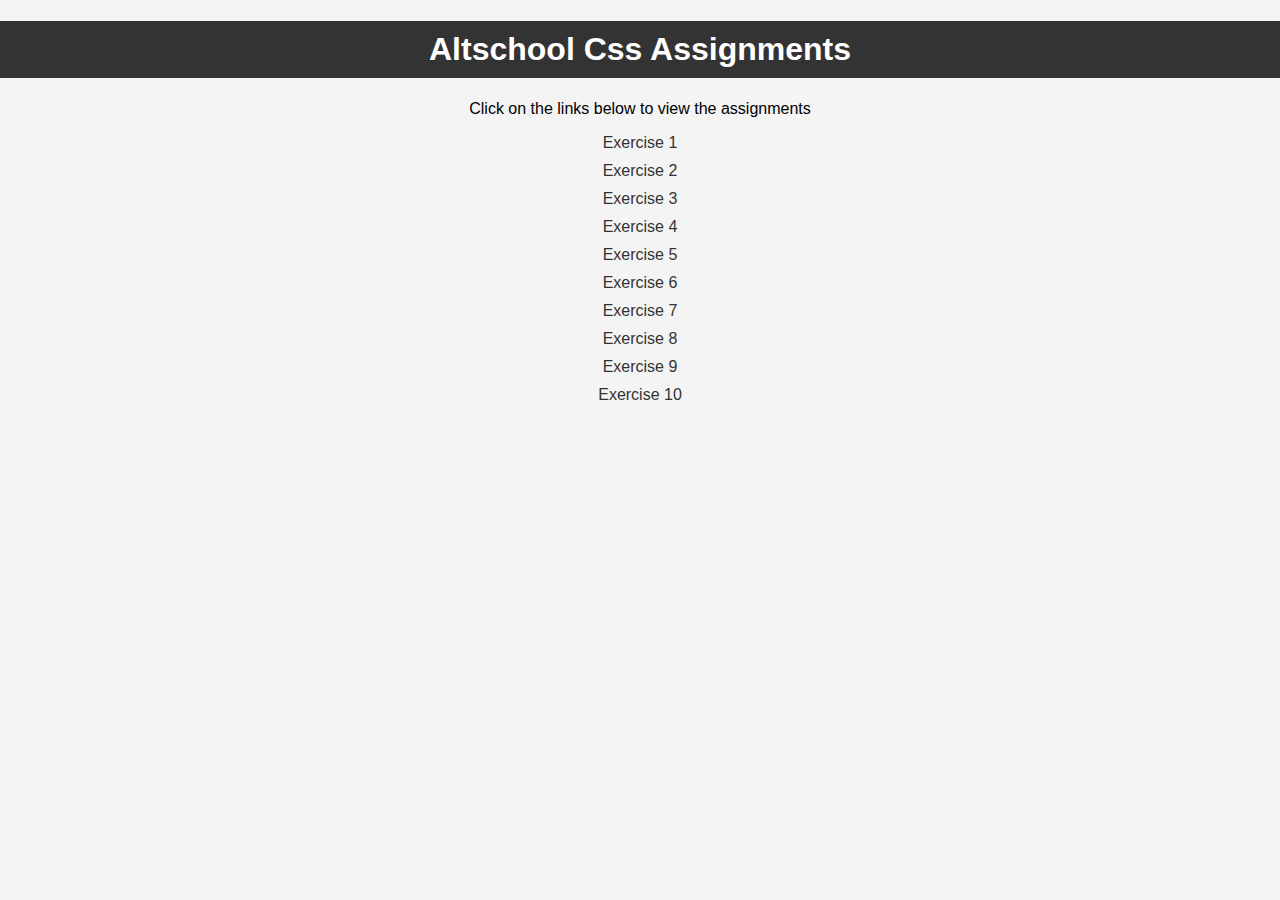
<file: index.html>
<!DOCTYPE html>
<html lang="en">
<head>
  <meta charset="UTF-8">
  <meta name="viewport" content="width=device-width, initial-scale=1.0">
  <title>Altschool Css Assignments Homepage</title>
</head>
<body>
  <h1>Altschool Css Assignments</h1>
  <p>Click on the links below to view the assignments</p>
  <ul>
    <li><a href="exercise1.html">Exercise 1</a></li>
    <li><a href="exercise2.html">Exercise 2</a></li>
    <li><a href="exercise3.html">Exercise 3</a></li>
    <li><a href="exercise4.html">Exercise 4</a></li>
    <li><a href="exercise5.html">Exercise 5</a></li>
    <li><a href="exercise6.html">Exercise 6</a></li>
    <li><a href="exercise7.html">Exercise 7</a></li>
    <li><a href="exercise8.html">Exercise 8</a></li>
    <li><a href="exercise9.html">Exercise 9</a></li>
    <li><a href="exercise10.html">Exercise 10</a></li>
  </ul>

  <style>
    body {
      font-family: Arial, sans-serif;
      margin: 0;
      padding: 0;
      background-color: #f4f4f4;
      text-align: center;
    }

    h1 {
      background-color: #333;
      color: #fff;
      padding: 10px;
    }

    p {
      margin: 10px;
    }

    ul {
      list-style-type: none;
      padding: 0;
    }

    li {
      margin: 10px;
    }

    a {
      text-decoration: none;
      color: #333;
    }

    a:hover {
      color: #f00;
    }
  </style>
</body>
</html>
</file>
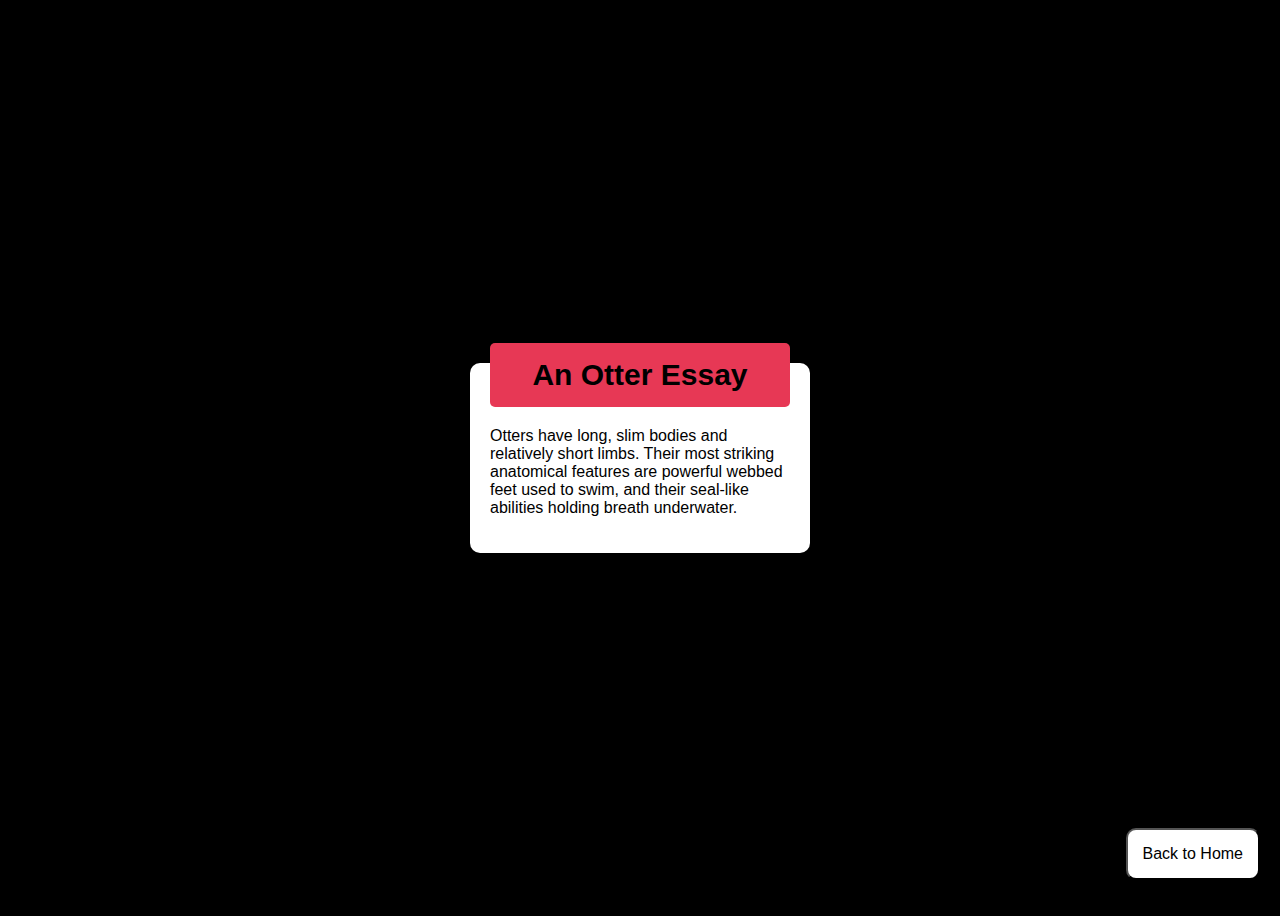
<file: exercise1.html>
<!DOCTYPE html>
<html lang="en">
	<head>
		<meta charset="UTF-8" />
		<meta name="viewport" content="width=device-width, initial-scale=1.0" />
		<link rel="stylesheet" type="text/css" href="css/exercise1.css" />
		<title>Exercise 1</title>
	</head>
	<body>
		<div class="card">
			<h1 class="card-header">An Otter Essay</h1>
			<p>
				Otters have long, slim bodies and relatively short limbs. Their most
				striking anatomical features are powerful webbed feet used to swim, and
				their seal-like abilities holding breath underwater.
			</p>
		</div>

    <a href="index.html"><button class="home">Back to Home</button></a>
	</body>
</html>
</file>
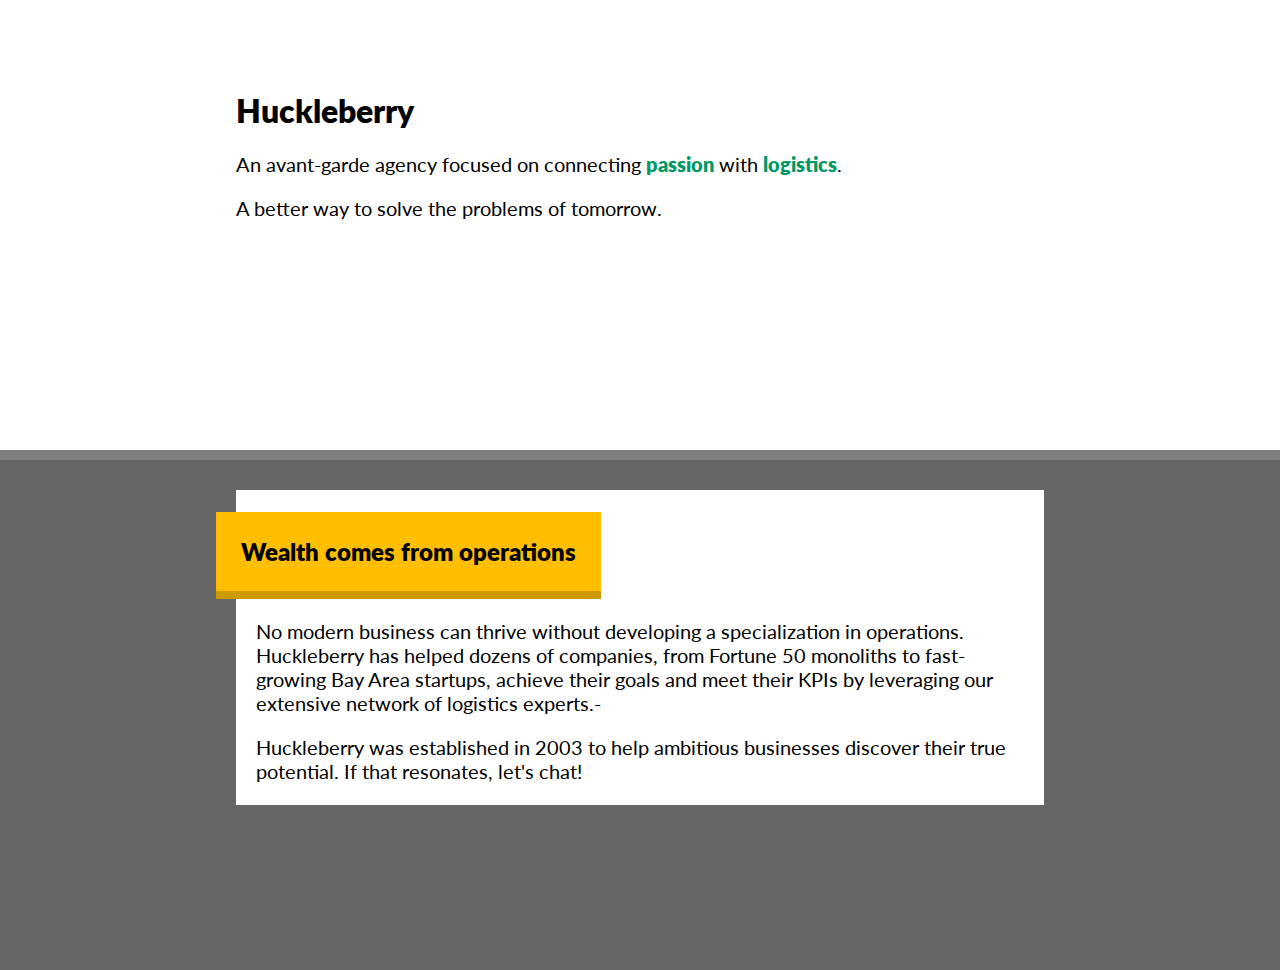
<file: exercise2.html>
<!DOCTYPE html>
<html lang="en">
	<head>
		<meta charset="UTF-8" />
		<meta name="viewport" content="width=device-width, initial-scale=1.0" />
		<link rel="stylesheet" type="text/css" href="css/exercise2.css" />
		<title>Exercise 2</title>
	</head>
	<body>
		<main>
			<section class="header-section">
				<h1 class="header">Huckleberry</h1>
				<p>
					An avant-garde agency focused on connecting <span class="highlight">passion</span> with
					<span class="highlight">logistics</span>.
				</p>
				<p>A better way to solve the problems of tomorrow.</p>
			</section>
			<section class="content-section">
				<div class="content">
					<h2>Wealth comes from operations</h2>
					<p>
						No modern business can thrive without developing a specialization in
						operations. Huckleberry has helped dozens of companies, from Fortune
						50 monoliths to fast-growing Bay Area startups, achieve their goals
						and meet their KPIs by leveraging our extensive network of logistics
						experts.-
					</p>
					<p>
						Huckleberry was established in 2003 to help ambitious businesses
						discover their true potential. If that resonates, let's chat!
					</p>
				</div>
			</section>
		</main>
	</body>
</html>
</file>
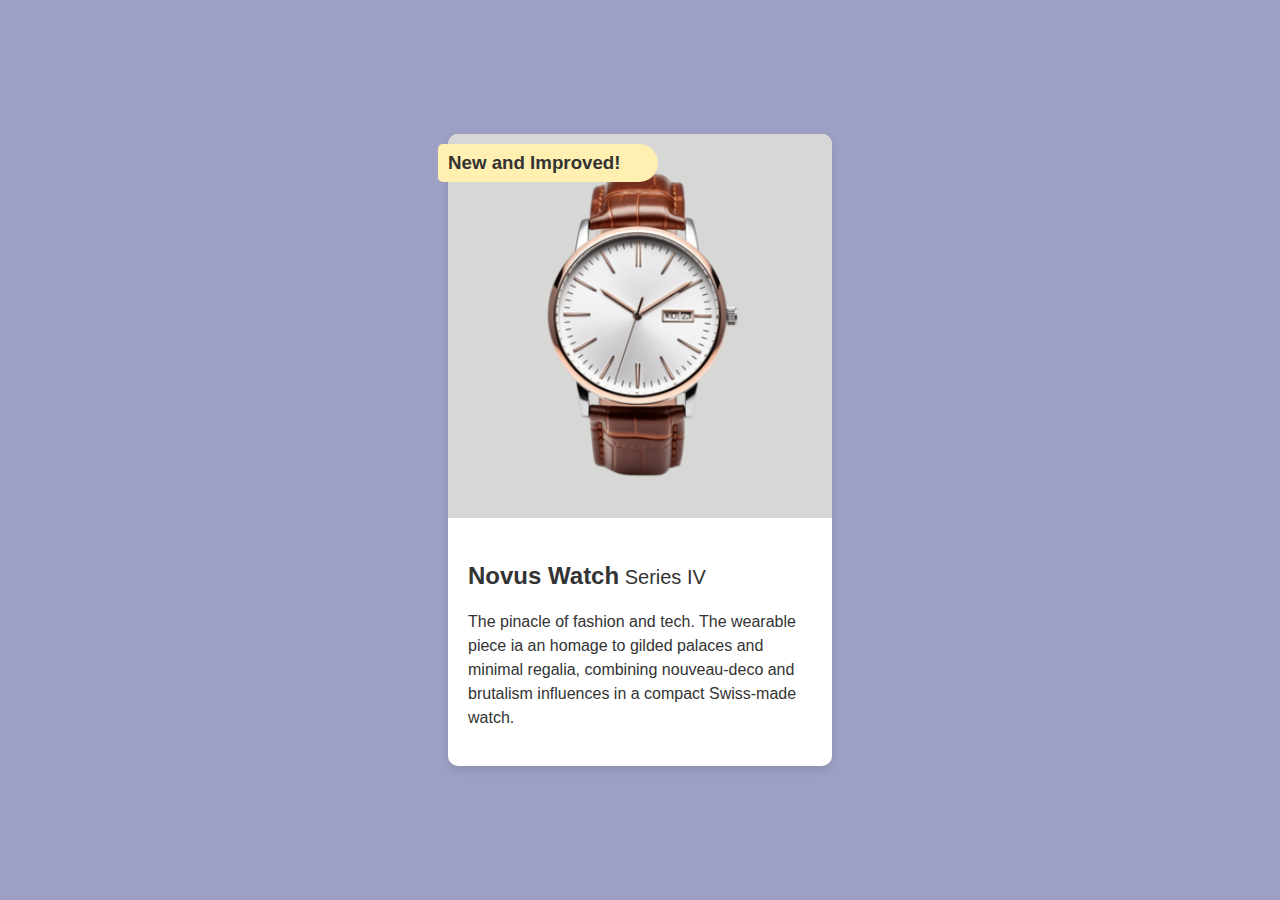
<file: exercise3.html>
<!DOCTYPE html>
<html lang="en">
	<head>
		<meta charset="UTF-8" />
		<meta name="viewport" content="width=device-width, initial-scale=1.0" />
		<link rel="stylesheet" type="text/css" href="css/exercise3.css" />
		<title>Exercise 3</title>
	</head>
	<body>
		<main class="container">
			<div class="card">
				<div>
					<h3>New and Improved!</h3>
					<img src="./assets/watch.png" alt="watch" />
				</div>
				<div class="card-content">
					<h1><span>Novus Watch</span> Series IV</h1>
					<p>
						The pinacle of fashion and tech. The wearable piece ia an homage to
						gilded palaces and minimal regalia, combining nouveau-deco and
						brutalism influences in a compact Swiss-made watch.
					</p>
				</div>
			</div>
		</main>
	</body>
</html>
</file>
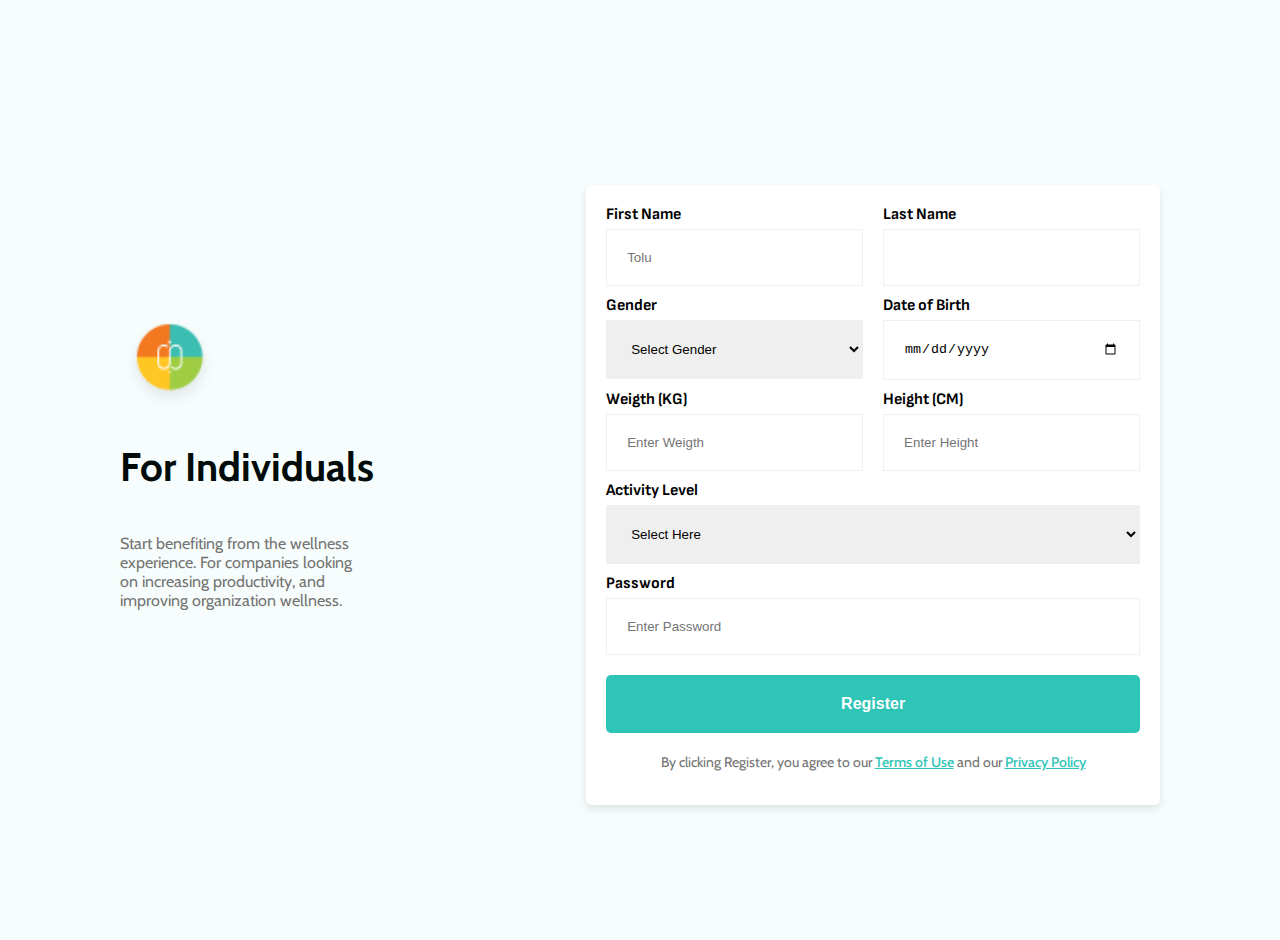
<file: exercise4.html>
<!DOCTYPE html>
<html lang="en">
	<head>
		<meta charset="UTF-8" />
		<meta name="viewport" content="width=device-width, initial-scale=1.0" />
		<link rel="stylesheet" href="/css/exercise4.css" />
		<title>Exercise 4</title>
	</head>
	<body>
		<main>
			<section class="header">
				<img src="./assets/exercise4logo.png" alt="Logo" class="logo" />
				<h1>For Individuals</h1>
				<p class="mobile">
					Inspiring wholesome harmony for the mind, body and spirit, for
					everyone, everywhere.
				</p>
				<p class="desktop">
					Start benefiting from the wellness experience. For companies looking
					on increasing productivity, and improving organization wellness.
				</p>
			</section>
			<section class="form">
				<form action="">
					<div class="form-group">
						<div class="form-item">
							<label for="firstName">First Name</label>
							<input type="text" name="firstName" placeholder="Tolu" />
						</div>
						<div class="form-item">
							<label for="firstName">Last Name</label>
							<input type="text" name="lastName" placeholder="" />
						</div>
					</div>
					<div class="form-group">
						<div class="form-item">
							<label for="gender">Gender</label>
							<select name="gender" id="gender">
								<option value="">Select Gender</option>
								<option value="Male">Male</option>
								<option value="Female">Female</option>
							</select>
						</div>
						<div class="form-item">
							<label for="dob">Date of Birth</label>
							<input
								type="date"
								name="dob"
								id="dob"
								placeholder="Select Here"
							/>
						</div>
					</div>
					<div class="form-group">
						<div class="form-item">
							<label for="weight">Weigth (KG)</label>
							<input type="text" name="weight" placeholder="Enter Weigth" />
						</div>
						<div class="form-item">
							<label for="heigth">Height (CM)</label>
							<input type="text" name="heigth" placeholder="Enter Height" />
						</div>
					</div>

					<div class="form-item">
						<label for="activityLevel">Activity Level</label>
						<select name="gender" id="gender">
							<option value="">Select Here</option>
							<option value="Male">Male</option>
							<option value="Female">Female</option>
						</select>
					</div>
					<div class="form-item">
						<label for="password">Password</label>
						<input
							type="password"
							name="password"
							placeholder="Enter Password"
						/>
					</div>
					<div class="btn-group">
						<button class="btn" type="submit">Register</button>
					</div>
          <p class="desktop-terms">
            By clicking Register, you agree to our
            <a href="#">Terms of Use</a> and our <a href="#">Privacy Policy</a>
          </p>
				</form>
				<p class="terms mobile">
					By clicking Register, you agree to our
					<a href="#">Terms of Use</a> and our <a href="#">Privacy Policy</a>
				</p>
			</section>
		</main>
	</body>
</html>
</file>
<file: css/exercise1.css>
body {
	background-color: #000;
	font-family: Arial, sans-serif;
  height: 100lvh;
	display: flex;
  justify-content: center;
  align-items: center;
	padding: 0;
}

.card {
  background-color: #fff;
  border-radius: 10px;
  width: 300px;
  font-size: 16px;
  padding: 20px;
}

.card-header {
  background-color: rgb(231, 56, 85);
  position: relative;
  font-size: 30px;
  text-align: center;
  font-weight: bold;
  margin-top: -40px;
  border-radius: 5px;
  padding: 15px;
}

.home {
  background-color: #fff;
  border-radius: 10px;
  width: fit-content;
  font-size: 16px;
  padding: 15px;
  text-align: center;
  position: absolute;
  bottom: 20px;
  right: 20px;
  cursor: pointer;
}
</file>
<file: css/exercise2.css>
@import url('https://fonts.googleapis.com/css2?family=Lato:ital,wght@0,100;0,300;0,400;0,700;0,900;1,100;1,300;1,400;1,700;1,900&display=swap');
body {
  font-family: 'Lato', sans-serif;
  font-weight: 400;
  font-size: 20px;
  margin: 0;
  padding: 0;
}

.header-section {
  padding: 20px;
  width: 80%;
}

.header {
  font-weight: 800;
  font-size: 32px;
}

.highlight {
 color: #009966;
 font-weight: 800;
}

.content-section {
  background-color: #666666;
  border-top: #807f7f solid 10px;
  padding: 30px 0;
}

.content {
  background-color: #ffffff;
  padding: 2px 0;
}

.content-section h2 {
  background-color: #FFBF00;
  border-bottom: #CC9900 solid 8px;
  font-size: 24px;
  font-weight: 800;
  padding: 25px;
  width: fit-content;
}

.content-section p {
  padding: 0 20px;
}

@media screen and (min-width: 769px) {
  body {
    width: 100%;
    height: 100lvh;
  }

  .header-section {
    height: 40vh;
    width: 808px;
    margin: 0 auto;
    margin-top: 50px;
  }

  .content-section {
    height: 50vh;
  }

  .content {
    width: 808px;
    margin: 0 auto;
  }

  .content-section h2 {
    padding: 25px;
    position: relative;
    left: -20px;
  }
}

@media screen and (max-width: 768px) and (min-width: 426px) {
  .header-section {
    width: 60%;
    height: 40vh;
    display: flex;
    flex-direction: column;
    justify-content: center;
  }
}
</file>
<file: css/exercise3.css>
body {
  margin: 0;
  padding: 0;
  font-family: Arial, Helvetica, sans-serif;
  font-size: 16px;
  line-height: 1.5;
  color: #333;
}

.container {
  position: relative;
  display: flex;
  flex-direction: column;
  justify-content: center;
  align-items: center;
  height: 100vh;
  background-color: #9d9fc4;
}

.card {
  width: 30%;
  background-color: #fff;
  border-radius: 10px;
  box-shadow: 0 4px 8px rgba(0, 0, 0, 0.1);
}

.card h3 {
  position: absolute;
  font-weight: 800;
  background-color: #ffefb1;
  width: 200px;
  padding: 5px 10px;
  margin-left: -10px;
  margin-top: 10px;
  border-top-left-radius: 5px;
  border-top-right-radius: 20px;
  border-bottom-right-radius: 20px;
  border-bottom-left-radius: 5px;
}

.card img {
  width: 100%;
  border-top-left-radius: 10px;
  border-top-right-radius: 10px;
  object-fit: fill;
  background-color: #d7d7d6;
}

.card-content {
  padding: 20px;
  border-bottom-left-radius: 10px;
  border-bottom-right-radius: 10px;
}

.card-content h1 {
  font-size: 20px;
  font-weight: 400;
  margin-bottom: 10px;
}

.card-content h1 span {
  font-weight: 800;
  font-size: 24px;
}

@media screen and (max-width: 768px) {
  .card {
    width: 60%;
  }

  .card img {
    height: 400px;
  }
  
}

@media screen and (max-width: 450px) {
  .card {
    width: 80%;
  }

  .card img {
    height: 400px;
  }
  
}
</file>
<file: css/exercise4.css>
@import url("https://fonts.googleapis.com/css2?family=Cabin:ital,wght@0,400..700;1,400..700&display=swap");
@import url("https://fonts.googleapis.com/css2?family=Sofia+Sans:ital,wght@0,1..1000;1,1..1000&display=swap");

body {
	font-family: "Cabin", sans-serif;
	font-weight: 400;
	font-size: 20px;
	margin: 0;
	padding: 0;
	background-color: #f7fdfc;
}

main {
	padding: 20px;
	margin: 30px 0;
}

.header h1 {
	font-size: 30px;
	font-weight: 700;
	color: #000b0a;
}

.header p {
	font-size: 16px;
	color: #737373;
}

.desktop {
	display: none;
}

form {
	background-color: #fff;
	padding: 20px;
	border-radius: 6px;
	box-shadow: 0 4px 8px rgba(0, 0, 0, 0.1);
	margin-top: 50px;
}

.form-item {
	font-family: "Sofia Sans", sans-serif;
	display: flex;
	flex-direction: column;
	gap: 5px;
	font-size: 14px;
}

.form-item label {
	font-size: 16px;
	font-weight: 700;
}

.form-item input,
.form-item select {
	outline: none;
	padding: 20px;
	border: 1px solid #f0f0f0;
	margin-bottom: 10px;
}

.form-item input:active,
.form-item select:active,
.form-item input:focus,
.form-item select:focus,
.form-item input:hover,
.form-item select:hover {
	border: 3px solid #2ec4b6;
}

.btn {
	background-color: #2ec4b6;
	color: #fff;
	width: 100%;
	padding: 20px;
	margin: 10px 0;
	font-size: 16px;
	font-weight: 700;
	border: none;
	border-radius: 5px;
	cursor: pointer;
	transition: all 0.3s ease-in-out;
}

.terms {
	font-size: 14px;
	color: #737373;
	margin-top: 10px;
	text-align: center;
}

.terms a {
	color: #2ec4b6;
	font-weight: 500;
	width: 100%;
}

@media screen and (min-width: 768px) {
	main {
		display: flex;
		justify-content: center;
		align-items: center;
		margin: 0 100px;
		height: 100lvh;
	}

	.header {
		width: 50%;
    display: flex;
    flex-direction: column;
		/* margin-right: 20px; */
	}

	.header h1 {
		font-size: 40px;
	}

	.header p {
		font-size: 16px;
	}

	.logo {
		width: 100px;
	}

	.desktop {
		display: block;
		width: 50%;
	}

	.mobile {
		display: none;
	}

	.form {
		display: flex;
		flex-direction: column;
		justify-content: center;
		width: 50vw;
	}

	.form-group {
		display: flex;
		gap: 20px;
	}

	.form-item {
		width: 100%;
	}

	.btn-group {
		width: 100%;
	}

	.desktop-terms {
		font-size: 14px;
		color: #737373;
		margin-top: 10px;
		text-align: center;
	}

	.desktop-terms a {
		color: #2ec4b6;
		font-weight: 500;
		width: 100%;
	}
}
</file>
